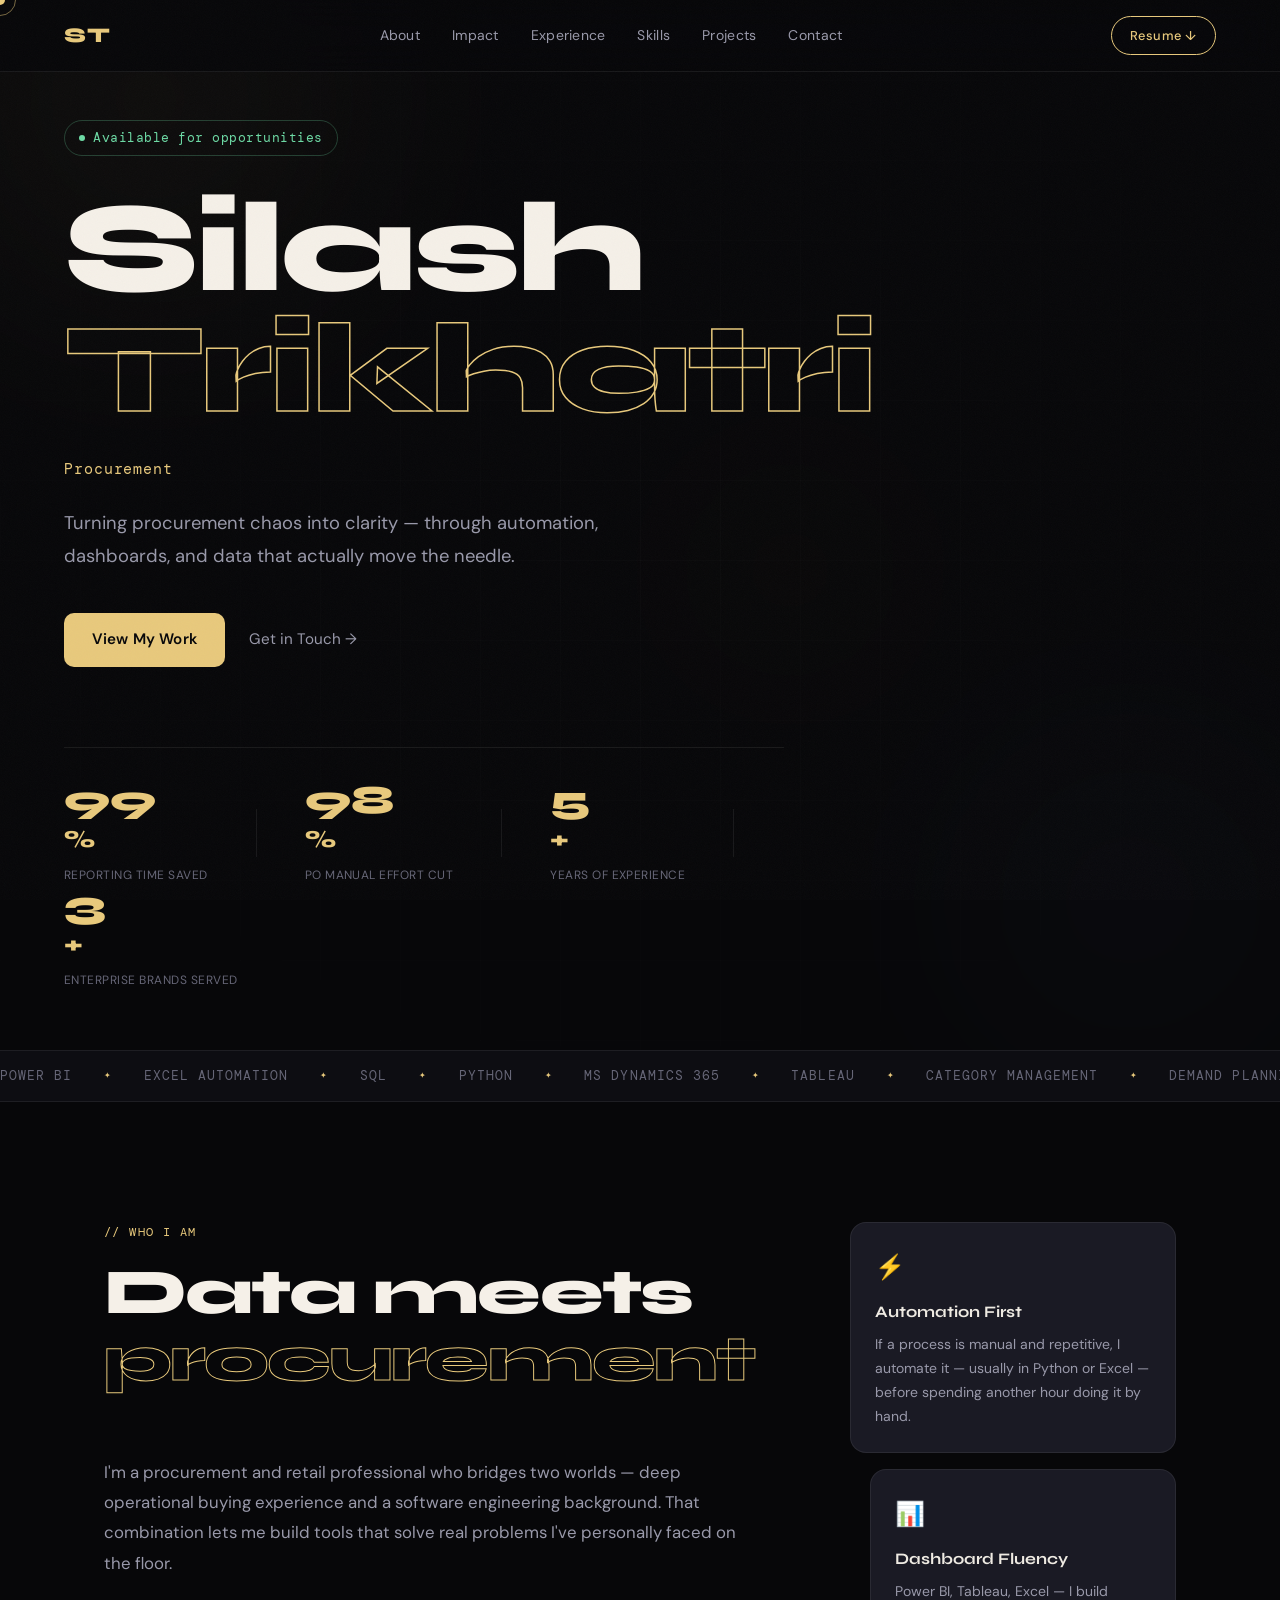
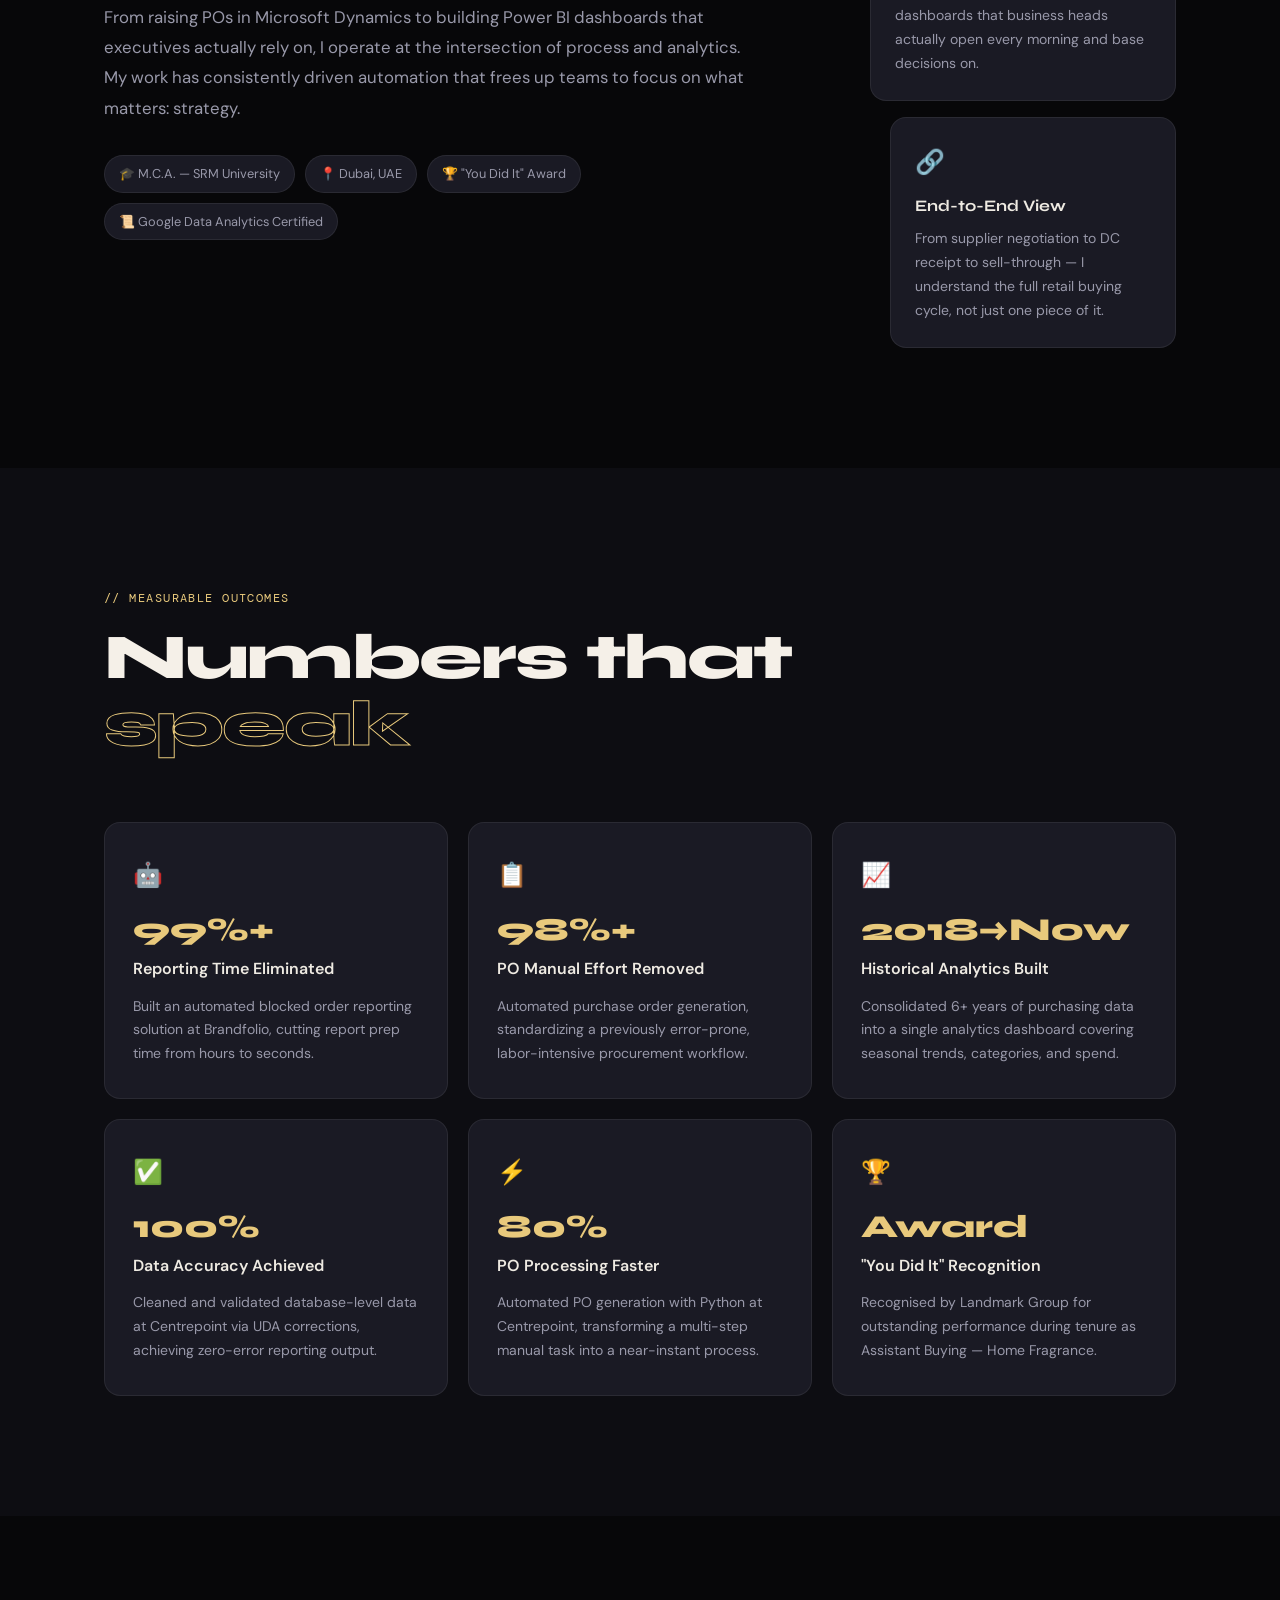
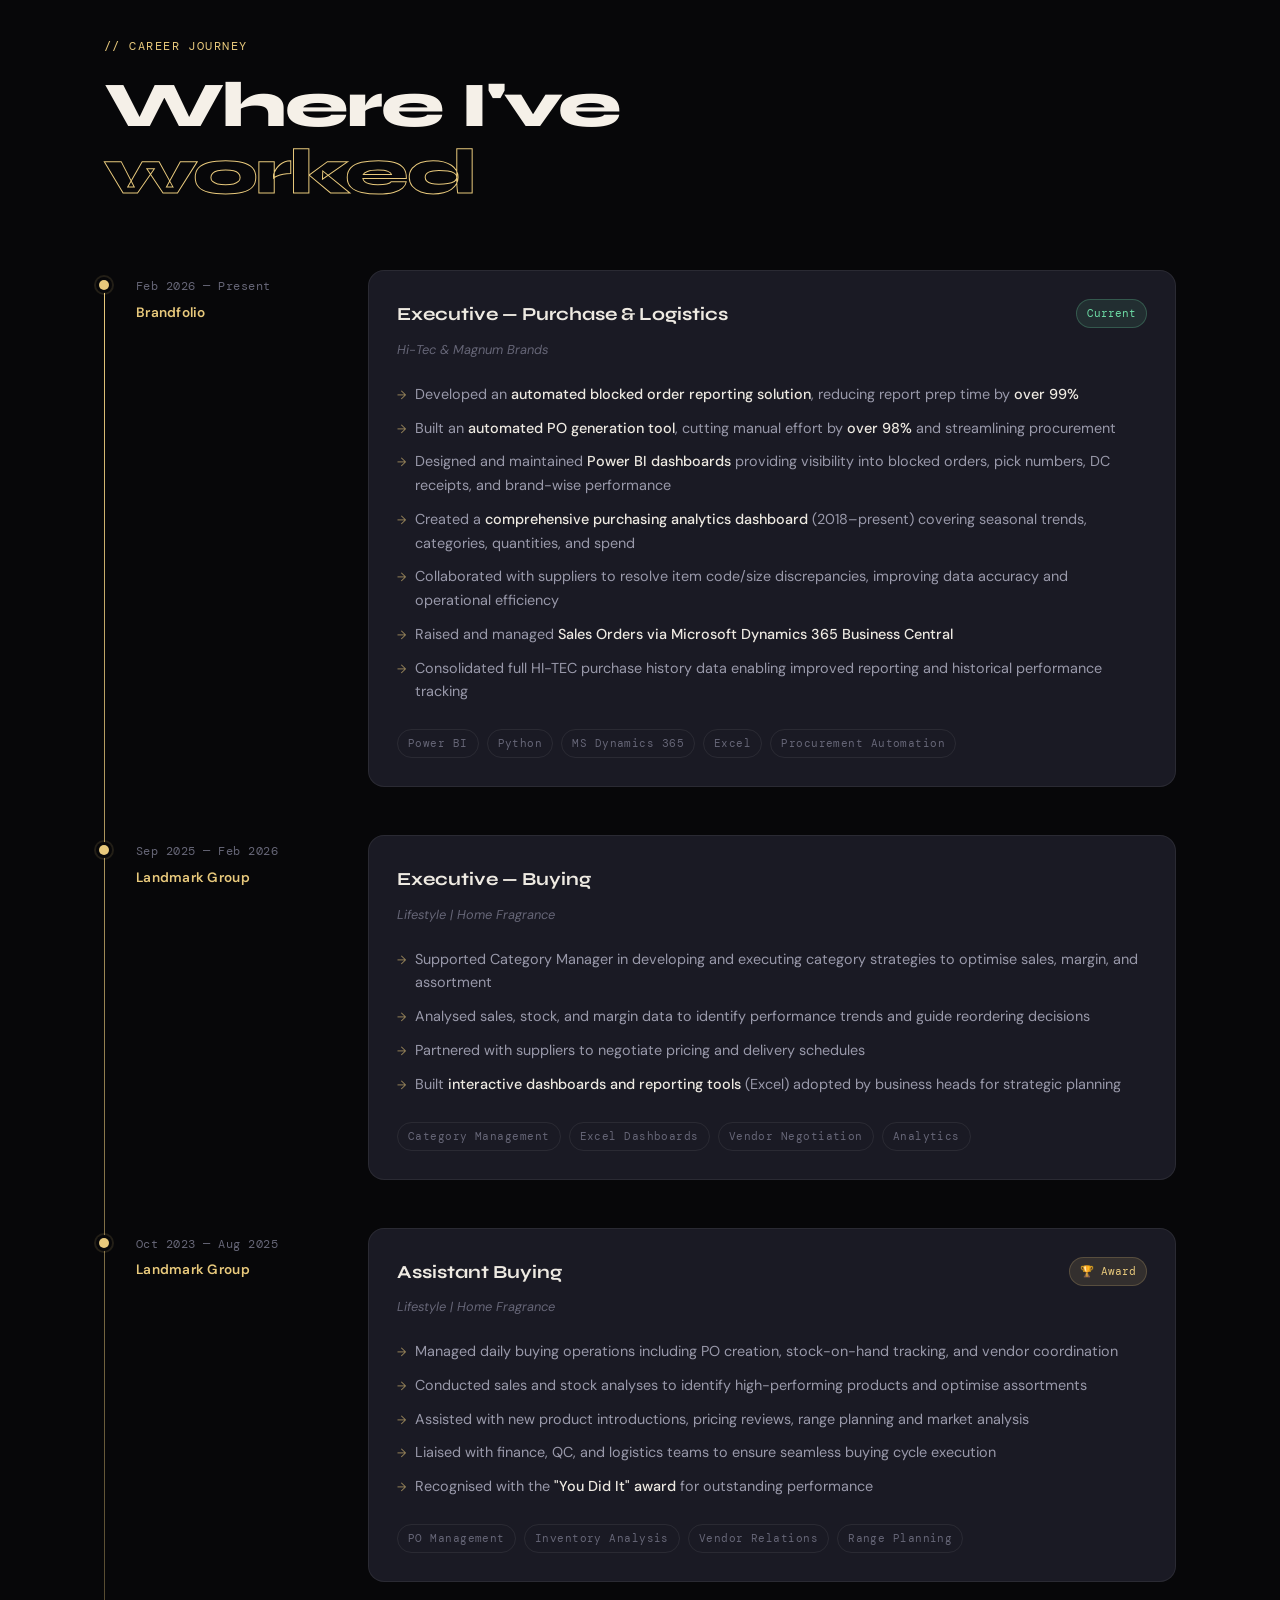
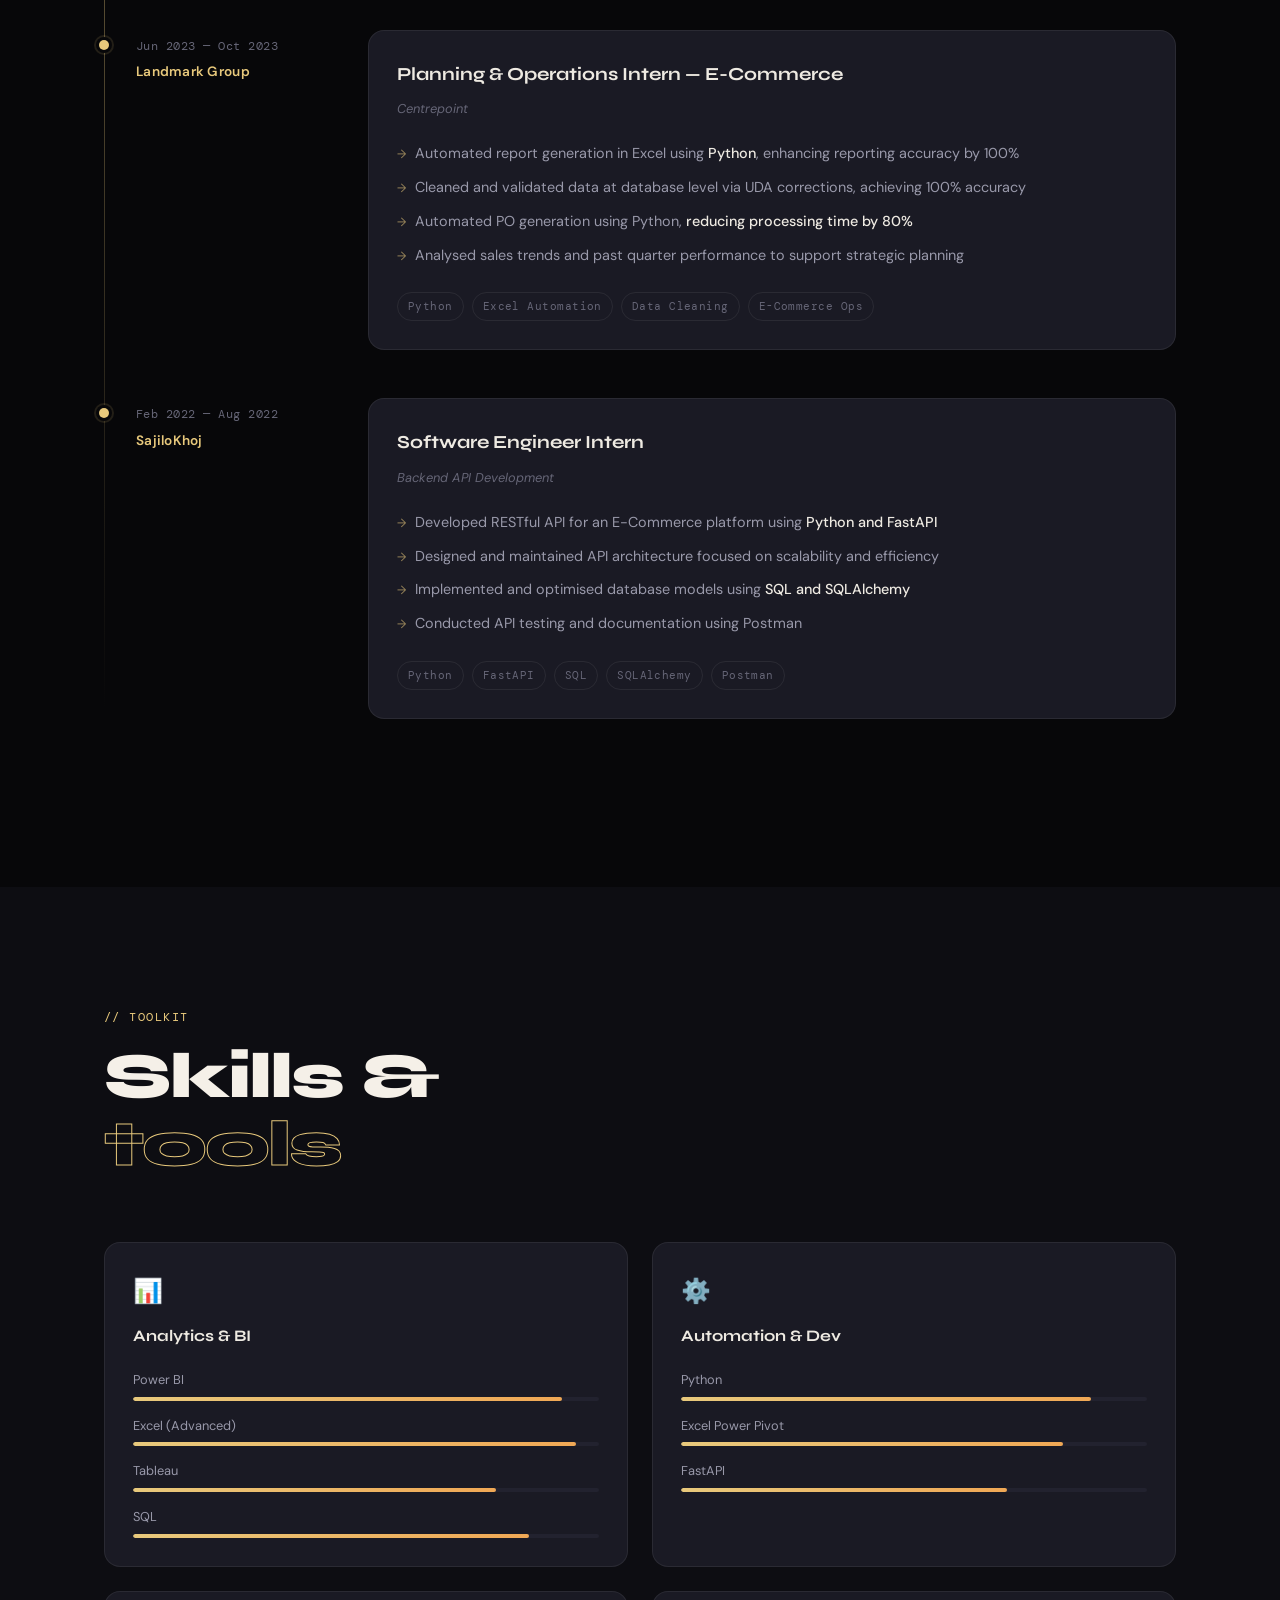
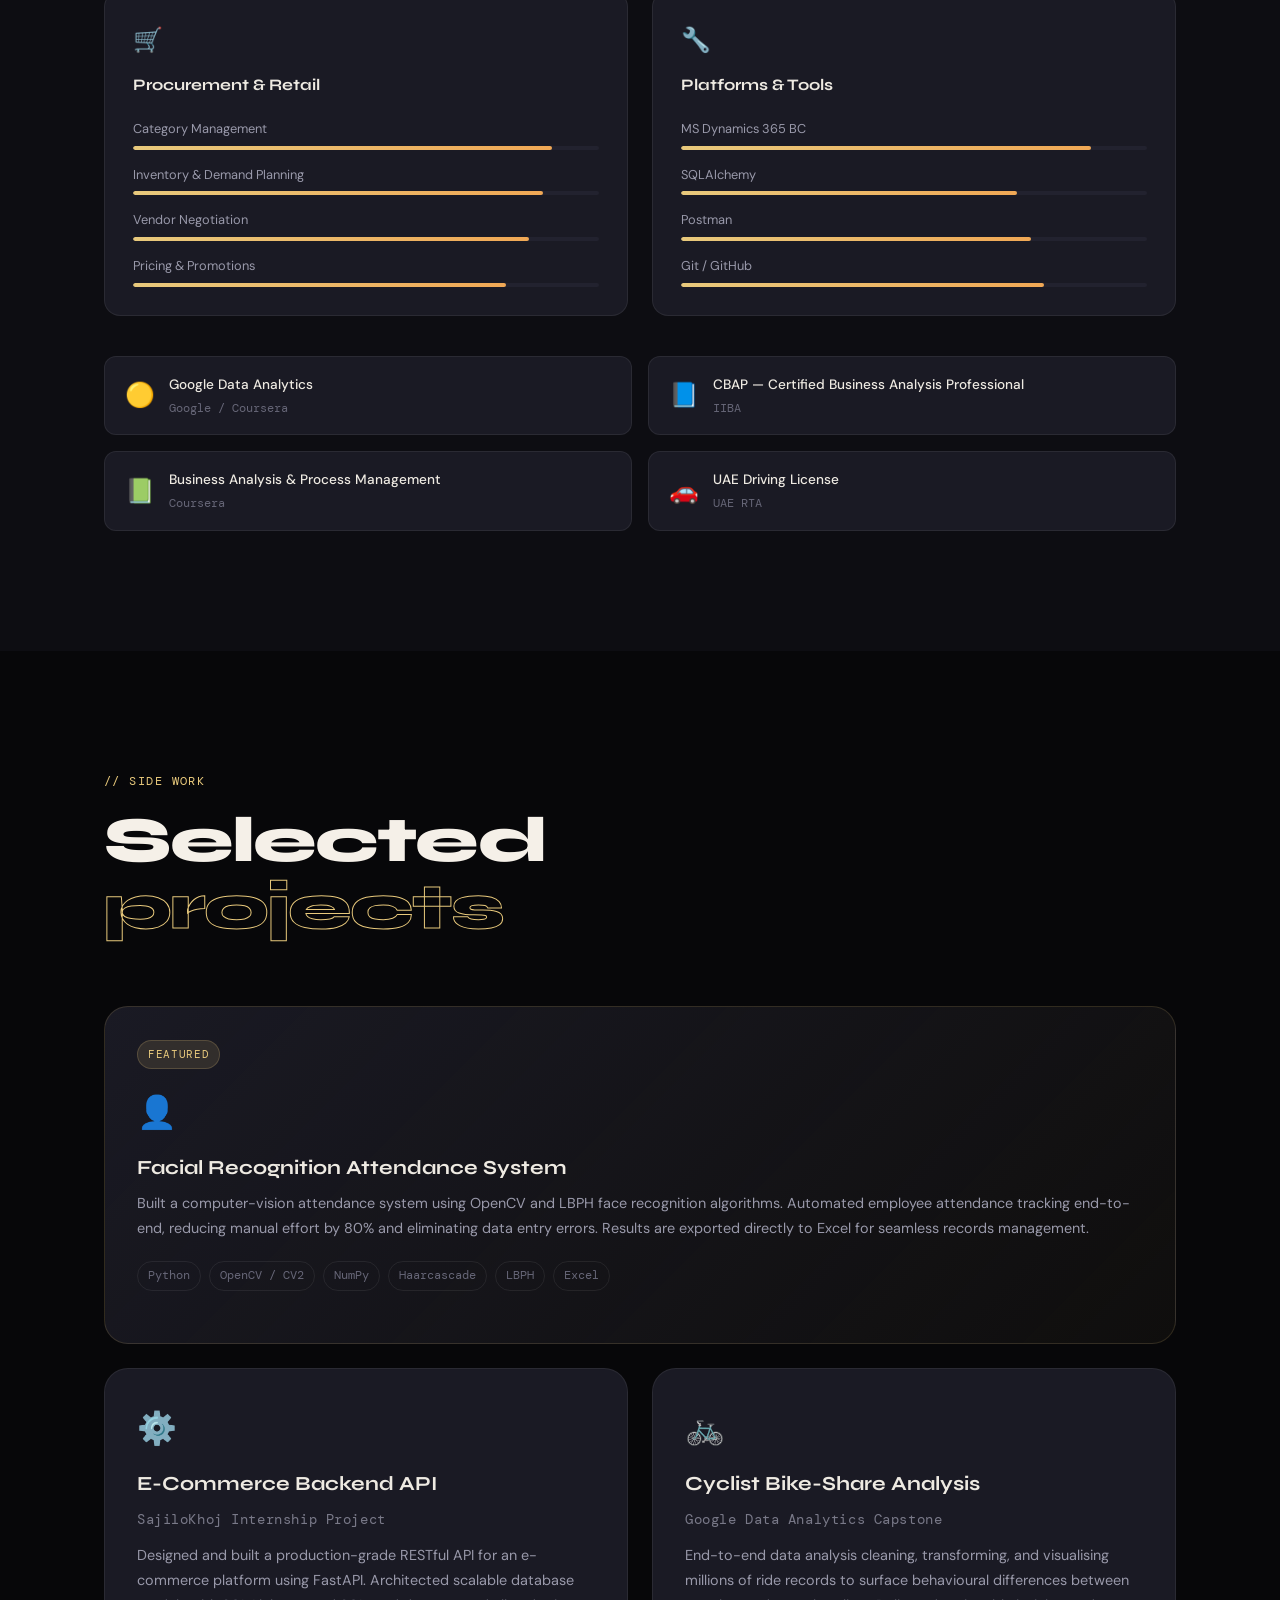
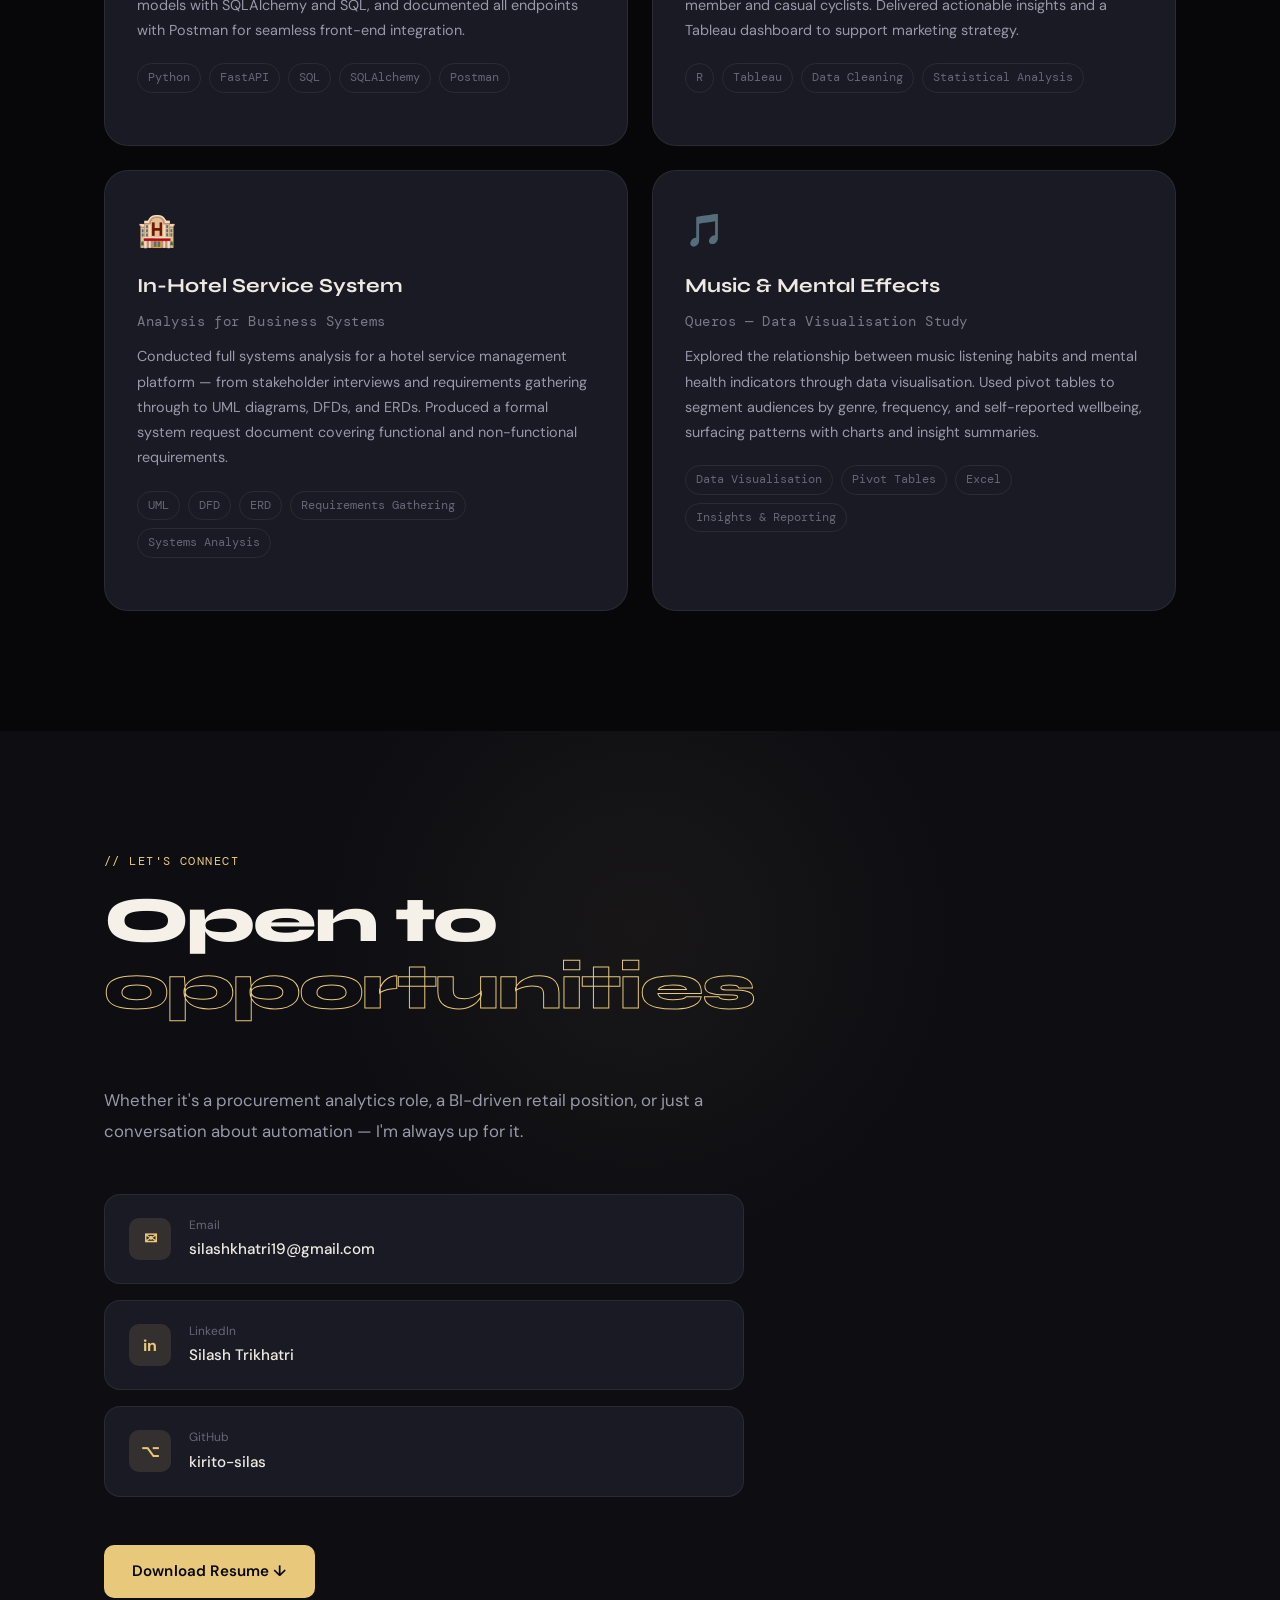
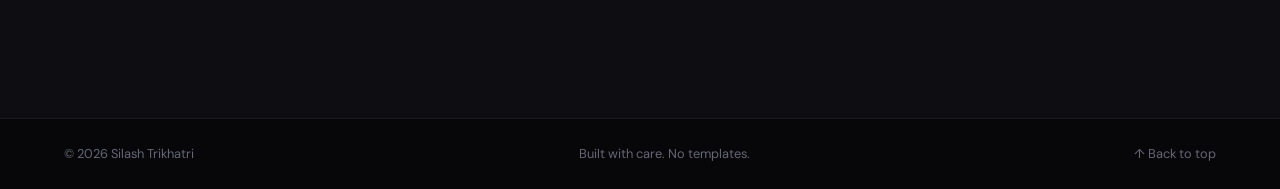
<file: index.html>
<!DOCTYPE html>
<html lang="en">
<head>
<meta charset="UTF-8">
<meta name="viewport" content="width=device-width, initial-scale=1.0">
<title>Silash Trikhatri — Procurement Analytics & BI</title>
<meta name="description" content="Portfolio of Silash Trikhatri — Procurement Analytics, Procurement, Business Intelligence, Retail Operations & Process Automation">
<link rel="preconnect" href="https://fonts.googleapis.com">
<link rel="preconnect" href="https://fonts.gstatic.com" crossorigin>
<link href="https://fonts.googleapis.com/css2?family=Syne:wght@400;600;700;800&family=DM+Sans:ital,opsz,wght@0,9..40,300;0,9..40,400;0,9..40,500;1,9..40,300&family=DM+Mono:wght@400;500&display=swap" rel="stylesheet">
<link rel="stylesheet" href="style.css">
</head>
<body>

<!-- Custom cursor -->
<div class="cursor" id="cursor"></div>
<div class="cursor-trail" id="cursorTrail"></div>

<!-- Noise overlay -->
<div class="noise"></div>

<!-- ─── NAV ─── -->
<nav class="nav" id="nav">
  <a class="nav-logo" href="#">ST</a>
  <div class="nav-links">
    <a href="#about">About</a>
    <a href="#impact">Impact</a>
    <a href="#experience">Experience</a>
    <a href="#skills">Skills</a>
    <a href="#projects">Projects</a>
    <a href="#contact">Contact</a>
  </div>
  <div class="nav-cta">
    <a href="assets/resume/resume.pdf" class="btn-pill" download>Resume ↓</a>
  </div>
  <button class="hamburger" id="hamburger" aria-label="Menu">
    <span></span><span></span><span></span>
  </button>
</nav>

<!-- ─── HERO ─── -->
<section class="hero" id="home">
  <div class="hero-bg">
    <div class="orb orb-1"></div>
    <div class="orb orb-2"></div>
    <div class="orb orb-3"></div>
    <div class="grid-overlay"></div>
  </div>
  <div class="hero-content">
    <div class="hero-tag reveal">
      <span class="dot"></span>
      Available for opportunities
    </div>
    <h1 class="hero-name reveal">
      Silash<br><span class="outline-text">Trikhatri</span>
    </h1>
    <div class="hero-roles reveal">
      <div class="role-ticker">
        <span>Procurement</span>
        <span>Procurement Analytics</span>
        <span>Business Intelligence</span>
        <span>Retail Operations</span>
        <span>Process Automation</span>
      </div>
    </div>
    <p class="hero-desc reveal">
      Turning procurement chaos into clarity — through automation, dashboards, and data that actually move the needle.
    </p>
    <div class="hero-actions reveal">
      <a href="#experience" class="btn-primary">View My Work</a>
      <a href="#contact" class="btn-ghost">Get in Touch →</a>
    </div>
  </div>
  <div class="hero-stats reveal">
    <div class="stat">
      <span class="stat-num" data-target="99">0</span><span class="stat-unit">%</span>
      <span class="stat-label">Reporting time saved</span>
    </div>
    <div class="stat-divider"></div>
    <div class="stat">
      <span class="stat-num" data-target="98">0</span><span class="stat-unit">%</span>
      <span class="stat-label">PO manual effort cut</span>
    </div>
    <div class="stat-divider"></div>
    <div class="stat">
      <span class="stat-num" data-target="5">0</span><span class="stat-unit">+</span>
      <span class="stat-label">Years of experience</span>
    </div>
    <div class="stat-divider"></div>
    <div class="stat">
      <span class="stat-num" data-target="3">0</span><span class="stat-unit">+</span>
      <span class="stat-label">Enterprise brands served</span>
    </div>
  </div>
</section>

<!-- ─── MARQUEE ─── -->
<div class="marquee-wrap">
  <div class="marquee-track">
    <span>Power BI</span><span class="sep">✦</span>
    <span>Excel Automation</span><span class="sep">✦</span>
    <span>SQL</span><span class="sep">✦</span>
    <span>Python</span><span class="sep">✦</span>
    <span>MS Dynamics 365</span><span class="sep">✦</span>
    <span>Tableau</span><span class="sep">✦</span>
    <span>Category Management</span><span class="sep">✦</span>
    <span>Demand Planning</span><span class="sep">✦</span>
    <span>Vendor Relations</span><span class="sep">✦</span>
    <span>Business Intelligence</span><span class="sep">✦</span>
    <!-- duplicate for seamless loop -->
    <span>Power BI</span><span class="sep">✦</span>
    <span>Excel Automation</span><span class="sep">✦</span>
    <span>SQL</span><span class="sep">✦</span>
    <span>Python</span><span class="sep">✦</span>
    <span>MS Dynamics 365</span><span class="sep">✦</span>
    <span>Tableau</span><span class="sep">✦</span>
    <span>Category Management</span><span class="sep">✦</span>
    <span>Demand Planning</span><span class="sep">✦</span>
    <span>Vendor Relations</span><span class="sep">✦</span>
    <span>Business Intelligence</span><span class="sep">✦</span>
  </div>
</div>

<!-- ─── ABOUT ─── -->
<section class="section about-section" id="about">
  <div class="container">
    <div class="about-grid">
      <div class="about-left">
        <div class="section-label reveal">// Who I am</div>
        <h2 class="section-heading reveal">Data meets<br><em>procurement</em></h2>
        <p class="about-body reveal">
          I'm a procurement and retail professional who bridges two worlds — deep operational buying experience and a software engineering background. That combination lets me build tools that solve real problems I've personally faced on the floor.
        </p>
        <p class="about-body reveal">
          From raising POs in Microsoft Dynamics to building Power BI dashboards that executives actually rely on, I operate at the intersection of process and analytics. My work has consistently driven automation that frees up teams to focus on what matters: strategy.
        </p>
        <div class="about-badges reveal">
          <span class="badge">🎓 M.C.A. — SRM University</span>
          <span class="badge">📍 Dubai, UAE</span>
          <span class="badge">🏆 "You Did It" Award</span>
          <span class="badge">📜 Google Data Analytics Certified</span>
        </div>
      </div>
      <div class="about-right reveal">
        <div class="about-card-stack">
          <div class="about-card card-top">
            <div class="card-icon">⚡</div>
            <h4>Automation First</h4>
            <p>If a process is manual and repetitive, I automate it — usually in Python or Excel  — before spending another hour doing it by hand.</p>
          </div>
          <div class="about-card card-mid">
            <div class="card-icon">📊</div>
            <h4>Dashboard Fluency</h4>
            <p>Power BI, Tableau, Excel — I build dashboards that business heads actually open every morning and base decisions on.</p>
          </div>
          <div class="about-card card-bot">
            <div class="card-icon">🔗</div>
            <h4>End-to-End View</h4>
            <p>From supplier negotiation to DC receipt to sell-through — I understand the full retail buying cycle, not just one piece of it.</p>
          </div>
        </div>
      </div>
    </div>
  </div>
</section>

<!-- ─── IMPACT NUMBERS ─── -->
<section class="section impact-section" id="impact">
  <div class="container">
    <div class="section-label reveal">// Measurable outcomes</div>
    <h2 class="section-heading reveal">Numbers that<br><em>speak</em></h2>
    <div class="impact-grid">
      <div class="impact-card reveal">
        <div class="impact-icon">🤖</div>
        <div class="impact-big">99%+</div>
        <div class="impact-title">Reporting Time Eliminated</div>
        <div class="impact-desc">Built an automated blocked order reporting solution at Brandfolio, cutting report prep time from hours to seconds.</div>
      </div>
      <div class="impact-card reveal">
        <div class="impact-icon">📋</div>
        <div class="impact-big">98%+</div>
        <div class="impact-title">PO Manual Effort Removed</div>
        <div class="impact-desc">Automated purchase order generation, standardizing a previously error-prone, labor-intensive procurement workflow.</div>
      </div>
      <div class="impact-card reveal">
        <div class="impact-icon">📈</div>
        <div class="impact-big">2018→Now</div>
        <div class="impact-title">Historical Analytics Built</div>
        <div class="impact-desc">Consolidated 6+ years of purchasing data into a single analytics dashboard covering seasonal trends, categories, and spend.</div>
      </div>
      <div class="impact-card reveal">
        <div class="impact-icon">✅</div>
        <div class="impact-big">100%</div>
        <div class="impact-title">Data Accuracy Achieved</div>
        <div class="impact-desc">Cleaned and validated database-level data at Centrepoint via UDA corrections, achieving zero-error reporting output.</div>
      </div>
      <div class="impact-card reveal">
        <div class="impact-icon">⚡</div>
        <div class="impact-big">80%</div>
        <div class="impact-title">PO Processing Faster</div>
        <div class="impact-desc">Automated PO generation with Python at Centrepoint, transforming a multi-step manual task into a near-instant process.</div>
      </div>
      <div class="impact-card reveal">
        <div class="impact-icon">🏆</div>
        <div class="impact-big">Award</div>
        <div class="impact-title">"You Did It" Recognition</div>
        <div class="impact-desc">Recognised by Landmark Group for outstanding performance during tenure as Assistant Buying — Home Fragrance.</div>
      </div>
    </div>
  </div>
</section>

<!-- ─── EXPERIENCE ─── -->
<section class="section experience-section" id="experience">
  <div class="container">
    <div class="section-label reveal">// Career journey</div>
    <h2 class="section-heading reveal">Where I've<br><em>worked</em></h2>
    <div class="timeline">

      <div class="timeline-item reveal">
        <div class="timeline-dot"></div>
        <div class="timeline-meta">
          <span class="timeline-date">Feb 2026 — Present</span>
          <span class="timeline-company">Brandfolio</span>
        </div>
        <div class="timeline-card">
          <div class="timeline-header">
            <div>
              <h3>Executive — Purchase & Logistics</h3>
              <span class="timeline-brand">Hi-Tec & Magnum Brands</span>
            </div>
            <span class="timeline-badge current">Current</span>
          </div>
          <ul class="timeline-list">
            <li>Developed an <strong>automated blocked order reporting solution</strong>, reducing report prep time by <strong>over 99%</strong></li>
            <li>Built an <strong>automated PO generation tool</strong>, cutting manual effort by <strong>over 98%</strong> and streamlining procurement</li>
            <li>Designed and maintained <strong>Power BI dashboards</strong> providing visibility into blocked orders, pick numbers, DC receipts, and brand-wise performance</li>
            <li>Created a <strong>comprehensive purchasing analytics dashboard</strong> (2018–present) covering seasonal trends, categories, quantities, and spend</li>
            <li>Collaborated with suppliers to resolve item code/size discrepancies, improving data accuracy and operational efficiency</li>
            <li>Raised and managed <strong>Sales Orders via Microsoft Dynamics 365 Business Central</strong></li>
            <li>Consolidated full HI-TEC purchase history data enabling improved reporting and historical performance tracking</li>
          </ul>
          <div class="timeline-tags">
            <span>Power BI</span><span>Python</span><span>MS Dynamics 365</span><span>Excel</span><span>Procurement Automation</span>
          </div>
        </div>
      </div>

      <div class="timeline-item reveal">
        <div class="timeline-dot"></div>
        <div class="timeline-meta">
          <span class="timeline-date">Sep 2025 — Feb 2026</span>
          <span class="timeline-company">Landmark Group</span>
        </div>
        <div class="timeline-card">
          <div class="timeline-header">
            <div>
              <h3>Executive — Buying</h3>
              <span class="timeline-brand">Lifestyle | Home Fragrance</span>
            </div>
          </div>
          <ul class="timeline-list">
            <li>Supported Category Manager in developing and executing category strategies to optimise sales, margin, and assortment</li>
            <li>Analysed sales, stock, and margin data to identify performance trends and guide reordering decisions</li>
            <li>Partnered with suppliers to negotiate pricing and delivery schedules</li>
            <li>Built <strong>interactive dashboards and reporting tools</strong> (Excel) adopted by business heads for strategic planning</li>
          </ul>
          <div class="timeline-tags">
            <span>Category Management</span><span>Excel Dashboards</span><span>Vendor Negotiation</span><span>Analytics</span>
          </div>
        </div>
      </div>

      <div class="timeline-item reveal">
        <div class="timeline-dot"></div>
        <div class="timeline-meta">
          <span class="timeline-date">Oct 2023 — Aug 2025</span>
          <span class="timeline-company">Landmark Group</span>
        </div>
        <div class="timeline-card">
          <div class="timeline-header">
            <div>
              <h3>Assistant Buying</h3>
              <span class="timeline-brand">Lifestyle | Home Fragrance</span>
            </div>
            <span class="timeline-badge award">🏆 Award</span>
          </div>
          <ul class="timeline-list">
            <li>Managed daily buying operations including PO creation, stock-on-hand tracking, and vendor coordination</li>
            <li>Conducted sales and stock analyses to identify high-performing products and optimise assortments</li>
            <li>Assisted with new product introductions, pricing reviews, range planning and market analysis</li>
            <li>Liaised with finance, QC, and logistics teams to ensure seamless buying cycle execution</li>
            <li>Recognised with the <strong>"You Did It" award</strong> for outstanding performance</li>
          </ul>
          <div class="timeline-tags">
            <span>PO Management</span><span>Inventory Analysis</span><span>Vendor Relations</span><span>Range Planning</span>
          </div>
        </div>
      </div>

      <div class="timeline-item reveal">
        <div class="timeline-dot"></div>
        <div class="timeline-meta">
          <span class="timeline-date">Jun 2023 — Oct 2023</span>
          <span class="timeline-company">Landmark Group</span>
        </div>
        <div class="timeline-card">
          <div class="timeline-header">
            <div>
              <h3>Planning & Operations Intern — E-Commerce</h3>
              <span class="timeline-brand">Centrepoint</span>
            </div>
          </div>
          <ul class="timeline-list">
            <li>Automated report generation in Excel using <strong>Python</strong>, enhancing reporting accuracy by 100%</li>
            <li>Cleaned and validated data at database level via UDA corrections, achieving 100% accuracy</li>
            <li>Automated PO generation using Python, <strong>reducing processing time by 80%</strong></li>
            <li>Analysed sales trends and past quarter performance to support strategic planning</li>
          </ul>
          <div class="timeline-tags">
            <span>Python</span><span>Excel Automation</span><span>Data Cleaning</span><span>E-Commerce Ops</span>
          </div>
        </div>
      </div>

      <div class="timeline-item reveal">
        <div class="timeline-dot"></div>
        <div class="timeline-meta">
          <span class="timeline-date">Feb 2022 — Aug 2022</span>
          <span class="timeline-company">SajiloKhoj</span>
        </div>
        <div class="timeline-card">
          <div class="timeline-header">
            <div>
              <h3>Software Engineer Intern</h3>
              <span class="timeline-brand">Backend API Development</span>
            </div>
          </div>
          <ul class="timeline-list">
            <li>Developed RESTful API for an E-Commerce platform using <strong>Python and FastAPI</strong></li>
            <li>Designed and maintained API architecture focused on scalability and efficiency</li>
            <li>Implemented and optimised database models using <strong>SQL and SQLAlchemy</strong></li>
            <li>Conducted API testing and documentation using Postman</li>
          </ul>
          <div class="timeline-tags">
            <span>Python</span><span>FastAPI</span><span>SQL</span><span>SQLAlchemy</span><span>Postman</span>
          </div>
        </div>
      </div>

    </div>
  </div>
</section>

<!-- ─── SKILLS ─── -->
<section class="section skills-section" id="skills">
  <div class="container">
    <div class="section-label reveal">// Toolkit</div>
    <h2 class="section-heading reveal">Skills &<br><em>tools</em></h2>
    <div class="skills-grid">

      <div class="skill-group reveal">
        <div class="skill-group-icon">📊</div>
        <h4>Analytics & BI</h4>
        <div class="skill-bars">
          <div class="skill-item">
            <span>Power BI</span>
            <div class="skill-bar"><div class="skill-fill" data-width="92"></div></div>
          </div>
          <div class="skill-item">
            <span>Excel (Advanced)</span>
            <div class="skill-bar"><div class="skill-fill" data-width="95"></div></div>
          </div>
          <div class="skill-item">
            <span>Tableau</span>
            <div class="skill-bar"><div class="skill-fill" data-width="78"></div></div>
          </div>
          <div class="skill-item">
            <span>SQL</span>
            <div class="skill-bar"><div class="skill-fill" data-width="85"></div></div>
          </div>
        </div>
      </div>

      <div class="skill-group reveal">
        <div class="skill-group-icon">⚙️</div>
        <h4>Automation & Dev</h4>
        <div class="skill-bars">
          <div class="skill-item">
            <span>Python</span>
            <div class="skill-bar"><div class="skill-fill" data-width="88"></div></div>
          </div>
          <div class="skill-item">
            <span>Excel Power Pivot</span>
            <div class="skill-bar"><div class="skill-fill" data-width="82"></div></div>
          </div>
          <div class="skill-item">
            <span>FastAPI</span>
            <div class="skill-bar"><div class="skill-fill" data-width="70"></div></div>
          </div>
          
        </div>
      </div>

      <div class="skill-group reveal">
        <div class="skill-group-icon">🛒</div>
        <h4>Procurement & Retail</h4>
        <div class="skill-bars">
          <div class="skill-item">
            <span>Category Management</span>
            <div class="skill-bar"><div class="skill-fill" data-width="90"></div></div>
          </div>
          <div class="skill-item">
            <span>Inventory & Demand Planning</span>
            <div class="skill-bar"><div class="skill-fill" data-width="88"></div></div>
          </div>
          <div class="skill-item">
            <span>Vendor Negotiation</span>
            <div class="skill-bar"><div class="skill-fill" data-width="85"></div></div>
          </div>
          <div class="skill-item">
            <span>Pricing & Promotions</span>
            <div class="skill-bar"><div class="skill-fill" data-width="80"></div></div>
          </div>
        </div>
      </div>

      <div class="skill-group reveal">
        <div class="skill-group-icon">🔧</div>
        <h4>Platforms & Tools</h4>
        <div class="skill-bars">
          <div class="skill-item">
            <span>MS Dynamics 365 BC</span>
            <div class="skill-bar"><div class="skill-fill" data-width="88"></div></div>
          </div>
          <div class="skill-item">
            <span>SQLAlchemy</span>
            <div class="skill-bar"><div class="skill-fill" data-width="72"></div></div>
          </div>
          <div class="skill-item">
            <span>Postman</span>
            <div class="skill-bar"><div class="skill-fill" data-width="75"></div></div>
          </div>
          <div class="skill-item">
            <span>Git / GitHub</span>
            <div class="skill-bar"><div class="skill-fill" data-width="78"></div></div>
          </div>
        </div>
      </div>

    </div>

    <div class="certs-row reveal">
      <div class="cert-card">
        <div class="cert-icon">🟡</div>
        <div>
          <div class="cert-title">Google Data Analytics</div>
          <div class="cert-issuer">Google / Coursera</div>
        </div>
      </div>
      <div class="cert-card">
        <div class="cert-icon">📘</div>
        <div>
          <div class="cert-title">CBAP — Certified Business Analysis Professional</div>
          <div class="cert-issuer">IIBA</div>
        </div>
      </div>
      <div class="cert-card">
        <div class="cert-icon">📗</div>
        <div>
          <div class="cert-title">Business Analysis & Process Management</div>
          <div class="cert-issuer">Coursera</div>
        </div>
      </div>
      <div class="cert-card">
        <div class="cert-icon">🚗</div>
        <div>
          <div class="cert-title">UAE Driving License</div>
          <div class="cert-issuer">UAE RTA</div>
        </div>
      </div>
    </div>
  </div>
</section>

<!-- ─── PROJECTS ─── -->
<section class="section projects-section" id="projects">
  <div class="container">
    <div class="section-label reveal">// Side work</div>
    <h2 class="section-heading reveal">Selected<br><em>projects</em></h2>

    <div class="projects-grid">

      <!-- FEATURED: Face Recognition -->
      <div class="project-card featured reveal">
        <div class="project-tag">Featured</div>
        <div class="project-icon">👤</div>
        <h3>Facial Recognition Attendance System</h3>
        <p>Built a computer-vision attendance system using OpenCV and LBPH face recognition algorithms. Automated employee attendance tracking end-to-end, reducing manual effort by 80% and eliminating data entry errors. Results are exported directly to Excel for seamless records management.</p>
        <div class="project-tech">
          <span>Python</span><span>OpenCV / CV2</span><span>NumPy</span><span>Haarcascade</span><span>LBPH</span><span>Excel</span>
        </div>
        
      </div>

      <!-- E-Commerce API (SajiloKhoj) -->
      <div class="project-card reveal">
        <div class="project-icon">⚙️</div>
        <h3>E-Commerce Backend API</h3>
        <p class="project-org">SajiloKhoj Internship Project</p>
        <p>Designed and built a production-grade RESTful API for an e-commerce platform using FastAPI. Architected scalable database models with SQLAlchemy and SQL, and documented all endpoints with Postman for seamless front-end integration.</p>
        <div class="project-tech">
          <span>Python</span><span>FastAPI</span><span>SQL</span><span>SQLAlchemy</span><span>Postman</span>
        </div>
        
      </div>

      <!-- Cyclist Bike-Share -->
      <div class="project-card reveal">
        <div class="project-icon">🚲</div>
        <h3>Cyclist Bike-Share Analysis</h3>
        <p class="project-org">Google Data Analytics Capstone</p>
        <p>End-to-end data analysis cleaning, transforming, and visualising millions of ride records to surface behavioural differences between member and casual cyclists. Delivered actionable insights and a Tableau dashboard to support marketing strategy.</p>
        <div class="project-tech">
          <span>R</span><span>Tableau</span><span>Data Cleaning</span><span>Statistical Analysis</span>
        </div>
      </div>

      <!-- In-Hotel Service System -->
      <div class="project-card reveal">
        <div class="project-icon">🏨</div>
        <h3>In-Hotel Service System</h3>
        <p class="project-org">Analysis for Business Systems</p>
        <p>Conducted full systems analysis for a hotel service management platform — from stakeholder interviews and requirements gathering through to UML diagrams, DFDs, and ERDs. Produced a formal system request document covering functional and non-functional requirements.</p>
        <div class="project-tech">
          <span>UML</span><span>DFD</span><span>ERD</span><span>Requirements Gathering</span><span>Systems Analysis</span>
        </div>
      </div>

      <!-- Music & Mental Effects -->
      <div class="project-card reveal">
        <div class="project-icon">🎵</div>
        <h3>Music & Mental Effects</h3>
        <p class="project-org">Queros — Data Visualisation Study</p>
        <p>Explored the relationship between music listening habits and mental health indicators through data visualisation. Used pivot tables to segment audiences by genre, frequency, and self-reported wellbeing, surfacing patterns with charts and insight summaries.</p>
        <div class="project-tech">
          <span>Data Visualisation</span><span>Pivot Tables</span><span>Excel</span><span>Insights & Reporting</span>
        </div>
      </div>

    </div>
  </div>
</section>

<!-- ─── CONTACT ─── -->
<section class="section contact-section" id="contact">
  <div class="container">
    <div class="contact-inner">
      <div class="section-label reveal">// Let's connect</div>
      <h2 class="section-heading reveal">Open to<br><em>opportunities</em></h2>
      <p class="contact-body reveal">
        Whether it's a procurement analytics role, a BI-driven retail position, or just a conversation about automation — I'm always up for it.
      </p>
      <div class="contact-links reveal">
        <a href="mailto:silashkhatri19@gmail.com" class="contact-link email-link">
          <span class="cl-icon">✉</span>
          <div>
            <div class="cl-label">Email</div>
            <div class="cl-value">silashkhatri19@gmail.com</div>
          </div>
        </a>
        <a href="https://linkedin.com/in/yourprofile" target="_blank" class="contact-link">
          <span class="cl-icon">in</span>
          <div>
            <div class="cl-label">LinkedIn</div>
            <div class="cl-value">Silash Trikhatri</div>
          </div>
        </a>
        <a href="https://github.com/kirito-silas" target="_blank" class="contact-link">
          <span class="cl-icon">⌥</span>
          <div>
            <div class="cl-label">GitHub</div>
            <div class="cl-value">kirito-silas</div>
          </div>
        </a>
      </div>
      <a href="assets/resume/resume.pdf" download class="btn-primary download-cta reveal">Download Resume ↓</a>
    </div>
  </div>
</section>

<!-- ─── FOOTER ─── -->
<footer class="footer">
  <div class="footer-inner">
    <span>© 2026 Silash Trikhatri</span>
    <span>Built with care. No templates.</span>
    <a href="#home" class="back-to-top">↑ Back to top</a>
  </div>
</footer>

<script src="script.js"></script>
</body>
</html>
</file>
<file: style.css>
/* ═══════════════════════════════════════════
   SILASH TRIKHATRI PORTFOLIO — ELITE CSS
   Aesthetic: Dark luxury + editorial precision
   ═══════════════════════════════════════════ */

/* ─── RESET & BASE ─── */
*, *::before, *::after { box-sizing: border-box; margin: 0; padding: 0; }

:root {
  --bg: #070709;
  --bg-2: #0d0d12;
  --bg-3: #13131a;
  --surface: #1a1a24;
  --surface-2: #22222f;
  --border: rgba(255,255,255,0.07);
  --border-hover: rgba(255,255,255,0.15);

  --gold: #e8c97c;
  --gold-dim: rgba(232,201,124,0.12);
  --gold-glow: rgba(232,201,124,0.25);
  --amber: #f0a855;
  --cream: #f5f0e8;

  --text: #eeeae2;
  --text-2: #9999aa;
  --text-3: #666677;

  --accent: #e8c97c;
  --accent-2: #7b9fff;
  --success: #6ddba5;

  --font-display: 'Syne', sans-serif;
  --font-body: 'DM Sans', sans-serif;
  --font-mono: 'DM Mono', monospace;

  --radius: 16px;
  --radius-lg: 24px;
  --transition: 0.35s cubic-bezier(0.4, 0, 0.2, 1);
  --shadow: 0 24px 80px rgba(0,0,0,0.6);
}

html { scroll-behavior: smooth; scroll-padding-top: 80px; }

body {
  background: var(--bg);
  color: var(--text);
  font-family: var(--font-body);
  font-size: 16px;
  line-height: 1.7;
  overflow-x: hidden;
  cursor: none;
}

::selection { background: var(--gold-dim); color: var(--gold); }

/* ─── CUSTOM CURSOR ─── */
.cursor {
  position: fixed;
  width: 10px; height: 10px;
  background: var(--gold);
  border-radius: 50%;
  pointer-events: none;
  z-index: 9999;
  transform: translate(-50%, -50%);
  transition: transform 0.1s, background 0.2s, width 0.2s, height 0.2s;
}
.cursor-trail {
  position: fixed;
  width: 32px; height: 32px;
  border: 1.5px solid var(--gold);
  border-radius: 50%;
  pointer-events: none;
  z-index: 9998;
  transform: translate(-50%, -50%);
  transition: all 0.18s ease;
  opacity: 0.5;
}
body:hover .cursor { opacity: 1; }
a:hover ~ .cursor, button:hover ~ .cursor { transform: translate(-50%, -50%) scale(2); }

/* ─── NOISE OVERLAY ─── */
.noise {
  position: fixed;
  inset: 0;
  background-image: url("data:image/svg+xml,%3Csvg viewBox='0 0 256 256' xmlns='http://www.w3.org/2000/svg'%3E%3Cfilter id='n'%3E%3CfeTurbulence type='fractalNoise' baseFrequency='0.9' numOctaves='4' stitchTiles='stitch'/%3E%3C/filter%3E%3Crect width='100%25' height='100%25' filter='url(%23n)' opacity='1'/%3E%3C/svg%3E");
  background-size: 200px;
  opacity: 0.03;
  pointer-events: none;
  z-index: 9000;
}

/* ─── SCROLLBAR ─── */
::-webkit-scrollbar { width: 4px; }
::-webkit-scrollbar-track { background: var(--bg); }
::-webkit-scrollbar-thumb { background: var(--surface-2); border-radius: 4px; }

/* ─── NAV ─── */
.nav {
  position: fixed; top: 0; left: 0; right: 0;
  display: flex; align-items: center; justify-content: space-between;
  padding: 0 5%;
  height: 72px;
  background: rgba(7,7,9,0.8);
  backdrop-filter: blur(24px) saturate(1.5);
  border-bottom: 1px solid var(--border);
  z-index: 1000;
  transition: var(--transition);
}
.nav.scrolled { background: rgba(7,7,9,0.95); }

.nav-logo {
  font-family: var(--font-display);
  font-weight: 800;
  font-size: 1.3rem;
  color: var(--gold);
  text-decoration: none;
  letter-spacing: 0.05em;
}

.nav-links {
  display: flex; gap: 2rem;
}
.nav-links a {
  font-size: 0.875rem;
  color: var(--text-2);
  text-decoration: none;
  letter-spacing: 0.02em;
  transition: color var(--transition);
  font-weight: 400;
}
.nav-links a:hover { color: var(--text); }

.btn-pill {
  display: inline-block;
  padding: 8px 18px;
  border: 1px solid var(--gold);
  color: var(--gold);
  text-decoration: none;
  border-radius: 100px;
  font-size: 0.8rem;
  font-weight: 500;
  letter-spacing: 0.04em;
  transition: all var(--transition);
}
.btn-pill:hover { background: var(--gold); color: var(--bg); }

.hamburger {
  display: none;
  flex-direction: column;
  gap: 5px;
  background: none;
  border: none;
  cursor: pointer;
  padding: 4px;
}
.hamburger span {
  display: block;
  width: 22px; height: 1.5px;
  background: var(--text);
  transition: var(--transition);
}

/* ─── HERO ─── */
.hero {
  position: relative;
  min-height: 100svh;
  display: flex;
  flex-direction: column;
  justify-content: center;
  padding: 120px 5% 60px;
  overflow: hidden;
}

.hero-bg {
  position: absolute; inset: 0;
  pointer-events: none;
}
.orb {
  position: absolute;
  border-radius: 50%;
  filter: blur(120px);
  opacity: 0.3;
}
.orb-1 {
  width: 600px; height: 600px;
  top: -200px; left: -150px;
  background: radial-gradient(circle, #e8c97c33 0%, transparent 70%);
  animation: drift1 12s ease-in-out infinite;
}
.orb-2 {
  width: 500px; height: 500px;
  bottom: -100px; right: -100px;
  background: radial-gradient(circle, #7b9fff22 0%, transparent 70%);
  animation: drift2 16s ease-in-out infinite;
}
.orb-3 {
  width: 300px; height: 300px;
  top: 40%; left: 50%;
  background: radial-gradient(circle, #f0a85522 0%, transparent 70%);
  animation: drift3 20s ease-in-out infinite;
}
@keyframes drift1 {
  0%, 100% { transform: translate(0, 0) scale(1); }
  50% { transform: translate(40px, 40px) scale(1.05); }
}
@keyframes drift2 {
  0%, 100% { transform: translate(0, 0); }
  50% { transform: translate(-30px, -40px); }
}
@keyframes drift3 {
  0%, 100% { transform: translate(0, 0) scale(1); }
  33% { transform: translate(30px, -20px) scale(1.1); }
  66% { transform: translate(-20px, 30px) scale(0.9); }
}

.grid-overlay {
  position: absolute; inset: 0;
  background-image:
    linear-gradient(rgba(255,255,255,0.015) 1px, transparent 1px),
    linear-gradient(90deg, rgba(255,255,255,0.015) 1px, transparent 1px);
  background-size: 80px 80px;
  mask-image: radial-gradient(ellipse 80% 80% at 50% 50%, black, transparent);
}

.hero-content {
  position: relative;
  max-width: 900px;
}

.hero-tag {
  display: inline-flex; align-items: center; gap: 8px;
  font-size: 0.8rem;
  font-family: var(--font-mono);
  color: var(--success);
  border: 1px solid rgba(109,219,165,0.25);
  padding: 6px 14px;
  border-radius: 100px;
  margin-bottom: 2rem;
  letter-spacing: 0.04em;
}
.dot {
  width: 6px; height: 6px;
  background: var(--success);
  border-radius: 50%;
  animation: pulse-dot 2s ease-in-out infinite;
}
@keyframes pulse-dot {
  0%, 100% { opacity: 1; transform: scale(1); }
  50% { opacity: 0.5; transform: scale(0.8); }
}

.hero-name {
  font-family: var(--font-display);
  font-weight: 800;
  font-size: clamp(4rem, 10vw, 9rem);
  line-height: 0.95;
  letter-spacing: -0.03em;
  margin-bottom: 1.5rem;
  color: var(--cream);
}
.outline-text {
  -webkit-text-stroke: 1.5px var(--gold);
  color: transparent;
}

.hero-roles {
  overflow: hidden;
  height: 28px;
  margin-bottom: 1.5rem;
}
.role-ticker {
  display: flex;
  flex-direction: column;
  animation: ticker 8s steps(1) infinite;
}
.role-ticker span {
  font-family: var(--font-mono);
  font-size: 0.95rem;
  color: var(--gold);
  letter-spacing: 0.06em;
  line-height: 28px;
}
@keyframes ticker {
  0%   { transform: translateY(0); }
  25%  { transform: translateY(-28px); }
  50%  { transform: translateY(-56px); }
  75%  { transform: translateY(-84px); }
  100% { transform: translateY(0); }
}

.hero-desc {
  font-size: 1.15rem;
  color: var(--text-2);
  max-width: 540px;
  margin-bottom: 2.5rem;
  line-height: 1.8;
}

.hero-actions {
  display: flex; align-items: center; gap: 1.5rem; flex-wrap: wrap;
}
.btn-primary {
  display: inline-block;
  padding: 14px 28px;
  background: var(--gold);
  color: var(--bg);
  text-decoration: none;
  border-radius: 10px;
  font-weight: 600;
  font-size: 0.95rem;
  transition: all var(--transition);
  letter-spacing: 0.01em;
}
.btn-primary:hover {
  transform: translateY(-2px);
  box-shadow: 0 12px 40px var(--gold-glow);
}
.btn-ghost {
  font-size: 0.95rem;
  color: var(--text-2);
  text-decoration: none;
  transition: color var(--transition);
  font-weight: 400;
}
.btn-ghost:hover { color: var(--text); }

/* Hero Stats */
.hero-stats {
  position: relative;
  display: flex; align-items: center; flex-wrap: wrap; gap: 0;
  margin-top: 5rem;
  padding-top: 2rem;
  border-top: 1px solid var(--border);
  width: 100%;
  max-width: 720px;
}
.stat {
  display: flex; flex-direction: column;
  padding: 0 3rem 0 0;
}
.stat:first-child { padding-left: 0; }
.stat-num {
  font-family: var(--font-display);
  font-size: 2.5rem;
  font-weight: 800;
  color: var(--gold);
  line-height: 1;
}
.stat-unit {
  font-family: var(--font-display);
  font-size: 1.5rem;
  font-weight: 800;
  color: var(--gold);
}
.stat-label {
  font-size: 0.75rem;
  color: var(--text-3);
  margin-top: 4px;
  letter-spacing: 0.04em;
  text-transform: uppercase;
}
.stat-divider {
  width: 1px; height: 48px;
  background: var(--border);
  margin-right: 3rem;
}

/* ─── MARQUEE ─── */
.marquee-wrap {
  overflow: hidden;
  border-top: 1px solid var(--border);
  border-bottom: 1px solid var(--border);
  background: var(--bg-2);
  padding: 14px 0;
}
.marquee-track {
  display: flex; align-items: center; gap: 2rem;
  white-space: nowrap;
  animation: marquee 30s linear infinite;
  width: max-content;
}
.marquee-track span {
  font-size: 0.8rem;
  font-family: var(--font-mono);
  color: var(--text-3);
  letter-spacing: 0.08em;
  text-transform: uppercase;
}
.marquee-track .sep { color: var(--gold); font-size: 0.5rem; }
@keyframes marquee {
  from { transform: translateX(0); }
  to { transform: translateX(-50%); }
}

/* ─── SECTIONS ─── */
.section { padding: 120px 0; }
.container { max-width: 1200px; margin: 0 auto; padding: 0 5%; }

.section-label {
  font-family: var(--font-mono);
  font-size: 0.75rem;
  color: var(--gold);
  letter-spacing: 0.12em;
  text-transform: uppercase;
  margin-bottom: 1rem;
  opacity: 0.8;
}
.section-heading {
  font-family: var(--font-display);
  font-weight: 800;
  font-size: clamp(2.5rem, 5vw, 4.5rem);
  line-height: 1.05;
  letter-spacing: -0.03em;
  color: var(--cream);
  margin-bottom: 4rem;
}
.section-heading em {
  font-style: normal;
  -webkit-text-stroke: 1px var(--gold);
  color: transparent;
}

/* ─── ABOUT ─── */
.about-section { background: var(--bg); }
.about-grid {
  display: grid;
  grid-template-columns: 1fr 1fr;
  gap: 6rem;
  align-items: start;
}
.about-body {
  color: var(--text-2);
  font-size: 1.05rem;
  margin-bottom: 1.5rem;
  line-height: 1.8;
}
.about-badges {
  display: flex; flex-wrap: wrap; gap: 10px;
  margin-top: 2rem;
}
.badge {
  font-size: 0.8rem;
  padding: 7px 14px;
  border: 1px solid var(--border);
  border-radius: 100px;
  color: var(--text-2);
  background: var(--surface);
  transition: all var(--transition);
}
.badge:hover { border-color: var(--gold); color: var(--gold); }

.about-card-stack {
  display: flex; flex-direction: column; gap: 16px;
}
.about-card {
  background: var(--surface);
  border: 1px solid var(--border);
  border-radius: var(--radius);
  padding: 24px;
  transition: all var(--transition);
}
.about-card:hover {
  border-color: var(--border-hover);
  transform: translateX(4px);
}
.card-top { margin-left: 0; }
.card-mid { margin-left: 20px; }
.card-bot { margin-left: 40px; }
.card-icon { font-size: 1.5rem; margin-bottom: 10px; }
.about-card h4 {
  font-family: var(--font-display);
  font-size: 1rem;
  font-weight: 700;
  margin-bottom: 8px;
  color: var(--text);
}
.about-card p { font-size: 0.875rem; color: var(--text-2); line-height: 1.7; }

/* ─── IMPACT ─── */
.impact-section { background: var(--bg-2); }
.impact-grid {
  display: grid;
  grid-template-columns: repeat(3, 1fr);
  gap: 20px;
}
.impact-card {
  background: var(--surface);
  border: 1px solid var(--border);
  border-radius: var(--radius);
  padding: 32px 28px;
  transition: all var(--transition);
  position: relative;
  overflow: hidden;
}
.impact-card::before {
  content: '';
  position: absolute;
  top: 0; left: 0; right: 0;
  height: 2px;
  background: linear-gradient(90deg, var(--gold), var(--amber), transparent);
  opacity: 0;
  transition: opacity var(--transition);
}
.impact-card:hover { border-color: var(--border-hover); transform: translateY(-4px); }
.impact-card:hover::before { opacity: 1; }
.impact-icon { font-size: 1.5rem; margin-bottom: 16px; }
.impact-big {
  font-family: var(--font-display);
  font-size: clamp(1.6rem, 2.5vw, 2.5rem);
  font-weight: 800;
  color: var(--gold);
  margin-bottom: 8px;
  line-height: 1.1;
  white-space: nowrap;
  overflow: hidden;
  text-overflow: ellipsis;
}
.impact-title {
  font-weight: 600;
  font-size: 1rem;
  margin-bottom: 12px;
  color: var(--text);
}
.impact-desc { font-size: 0.875rem; color: var(--text-2); line-height: 1.7; }

/* ─── EXPERIENCE / TIMELINE ─── */
.experience-section { background: var(--bg); }
.timeline {
  position: relative;
  padding-left: 32px;
}
.timeline::before {
  content: '';
  position: absolute;
  left: 0; top: 8px; bottom: 8px;
  width: 1px;
  background: linear-gradient(to bottom, var(--gold), transparent);
}
.timeline-item {
  position: relative;
  margin-bottom: 48px;
  display: grid;
  grid-template-columns: 200px 1fr;
  gap: 32px;
  align-items: start;
}
.timeline-dot {
  position: absolute;
  left: -37px; top: 10px;
  width: 10px; height: 10px;
  border-radius: 50%;
  background: var(--gold);
  box-shadow: 0 0 0 3px var(--bg), 0 0 0 5px var(--gold-dim);
}
.timeline-meta {
  padding-top: 6px;
}
.timeline-date {
  display: block;
  font-size: 0.75rem;
  font-family: var(--font-mono);
  color: var(--text-3);
  letter-spacing: 0.04em;
  margin-bottom: 4px;
}
.timeline-company {
  display: block;
  font-size: 0.85rem;
  font-weight: 600;
  color: var(--gold);
  letter-spacing: 0.02em;
}
.timeline-card {
  background: var(--surface);
  border: 1px solid var(--border);
  border-radius: var(--radius);
  padding: 28px;
  transition: all var(--transition);
}
.timeline-card:hover { border-color: var(--border-hover); }
.timeline-header {
  display: flex; justify-content: space-between; align-items: flex-start;
  margin-bottom: 16px;
}
.timeline-card h3 {
  font-family: var(--font-display);
  font-size: 1.15rem;
  font-weight: 700;
  color: var(--text);
  margin-bottom: 4px;
}
.timeline-brand {
  font-size: 0.8rem;
  color: var(--text-3);
  font-style: italic;
}
.timeline-badge {
  font-size: 0.7rem;
  font-family: var(--font-mono);
  padding: 4px 10px;
  border-radius: 100px;
  white-space: nowrap;
}
.timeline-badge.current { background: rgba(109,219,165,0.1); color: var(--success); border: 1px solid rgba(109,219,165,0.25); }
.timeline-badge.award { background: var(--gold-dim); color: var(--gold); border: 1px solid rgba(232,201,124,0.2); }
.timeline-list {
  list-style: none;
  margin-bottom: 20px;
}
.timeline-list li {
  font-size: 0.9rem;
  color: var(--text-2);
  padding: 5px 0 5px 18px;
  position: relative;
  line-height: 1.65;
}
.timeline-list li::before {
  content: '→';
  position: absolute;
  left: 0;
  color: var(--gold);
  opacity: 0.6;
  font-size: 0.75rem;
  top: 8px;
}
.timeline-list li strong { color: var(--text); font-weight: 500; }
.timeline-tags { display: flex; flex-wrap: wrap; gap: 8px; }
.timeline-tags span {
  font-size: 0.7rem;
  font-family: var(--font-mono);
  padding: 4px 10px;
  border: 1px solid var(--border);
  border-radius: 100px;
  color: var(--text-3);
  letter-spacing: 0.04em;
}

/* ─── SKILLS ─── */
.skills-section { background: var(--bg-2); }
.skills-grid {
  display: grid;
  grid-template-columns: repeat(2, 1fr);
  gap: 24px;
  margin-bottom: 40px;
}
.skill-group {
  background: var(--surface);
  border: 1px solid var(--border);
  border-radius: var(--radius);
  padding: 28px;
  transition: all var(--transition);
}
.skill-group:hover { border-color: var(--border-hover); }
.skill-group-icon { font-size: 1.5rem; margin-bottom: 10px; }
.skill-group h4 {
  font-family: var(--font-display);
  font-size: 1rem;
  font-weight: 700;
  margin-bottom: 20px;
  color: var(--text);
}
.skill-bars { display: flex; flex-direction: column; gap: 14px; }
.skill-item {
  display: flex; flex-direction: column; gap: 6px;
}
.skill-item span { font-size: 0.8rem; color: var(--text-2); }
.skill-bar {
  height: 4px;
  background: var(--surface-2);
  border-radius: 2px;
  overflow: hidden;
}
.skill-fill {
  height: 100%;
  background: linear-gradient(90deg, var(--gold), var(--amber));
  border-radius: 2px;
  width: 0;
  transition: width 1.2s cubic-bezier(0.4, 0, 0.2, 1);
}

/* Certs */
.certs-row {
  display: grid;
  grid-template-columns: repeat(2, 1fr);
  gap: 16px;
}
.cert-card {
  display: flex; align-items: center; gap: 14px;
  background: var(--surface);
  border: 1px solid var(--border);
  border-radius: 12px;
  padding: 16px 20px;
  transition: all var(--transition);
}
.cert-card:hover { border-color: var(--border-hover); }
.cert-icon { font-size: 1.5rem; }
.cert-title { font-size: 0.85rem; font-weight: 500; margin-bottom: 2px; color: var(--text); }
.cert-issuer { font-size: 0.75rem; color: var(--text-3); font-family: var(--font-mono); }

/* ─── PROJECTS ─── */
.projects-section { background: var(--bg); }
.projects-grid {
  display: grid;
  grid-template-columns: repeat(2, 1fr);
  gap: 24px;
}
.project-card {
  background: var(--surface);
  border: 1px solid var(--border);
  border-radius: var(--radius-lg);
  padding: 32px;
  position: relative;
  transition: all var(--transition);
  overflow: hidden;
}
.project-card::after {
  content: '';
  position: absolute;
  inset: 0;
  background: radial-gradient(600px circle at var(--mouse-x, 50%) var(--mouse-y, 50%), rgba(232,201,124,0.04), transparent 40%);
  opacity: 0;
  transition: opacity var(--transition);
}
.project-card:hover { border-color: var(--border-hover); transform: translateY(-4px); }
.project-card:hover::after { opacity: 1; }
.project-card.featured {
  grid-column: span 2;
  background: linear-gradient(135deg, var(--surface) 0%, rgba(232,201,124,0.04) 100%);
  border-color: rgba(232,201,124,0.15);
}
.project-tag {
  display: inline-block;
  font-size: 0.7rem;
  font-family: var(--font-mono);
  padding: 4px 10px;
  border-radius: 100px;
  background: var(--gold-dim);
  color: var(--gold);
  border: 1px solid rgba(232,201,124,0.2);
  margin-bottom: 16px;
  letter-spacing: 0.06em;
  text-transform: uppercase;
}
.project-icon { font-size: 2rem; margin-bottom: 12px; }
.project-card h3 {
  font-family: var(--font-display);
  font-size: 1.25rem;
  font-weight: 700;
  margin-bottom: 6px;
  color: var(--text);
}
.project-org {
  font-size: 0.75rem;
  font-family: var(--font-mono);
  color: var(--gold);
  opacity: 0.75;
  margin-bottom: 10px !important;
  letter-spacing: 0.04em;
}
.project-card p { font-size: 0.9rem; color: var(--text-2); line-height: 1.75; margin-bottom: 20px; }
.project-tech { display: flex; flex-wrap: wrap; gap: 8px; margin-bottom: 20px; }
.project-tech span {
  font-size: 0.72rem;
  font-family: var(--font-mono);
  padding: 4px 10px;
  border: 1px solid var(--border);
  border-radius: 100px;
  color: var(--text-3);
}
.proj-link {
  font-size: 0.85rem;
  color: var(--gold);
  text-decoration: none;
  transition: opacity var(--transition);
}
.proj-link:hover { opacity: 0.7; }

#projectGrid { display: contents; }

/* ─── CONTACT ─── */
.contact-section {
  background: var(--bg-2);
  position: relative;
  overflow: hidden;
}
.contact-section::before {
  content: '';
  position: absolute;
  top: -200px; left: 50%;
  transform: translateX(-50%);
  width: 800px; height: 800px;
  background: radial-gradient(circle, rgba(232,201,124,0.05) 0%, transparent 60%);
  pointer-events: none;
}
.contact-inner { max-width: 640px; position: relative; }
.contact-body {
  font-size: 1.05rem;
  color: var(--text-2);
  line-height: 1.8;
  margin-bottom: 3rem;
}
.contact-links { display: flex; flex-direction: column; gap: 16px; margin-bottom: 2.5rem; }
.contact-link {
  display: flex; align-items: center; gap: 18px;
  padding: 20px 24px;
  background: var(--surface);
  border: 1px solid var(--border);
  border-radius: var(--radius);
  text-decoration: none;
  transition: all var(--transition);
}
.contact-link:hover { border-color: var(--gold); transform: translateX(6px); }
.cl-icon {
  width: 42px; height: 42px;
  background: var(--gold-dim);
  border-radius: 10px;
  display: flex; align-items: center; justify-content: center;
  font-size: 1rem;
  color: var(--gold);
  font-weight: 700;
  flex-shrink: 0;
}
.cl-label { font-size: 0.75rem; color: var(--text-3); margin-bottom: 2px; }
.cl-value { font-size: 0.95rem; color: var(--text); font-weight: 500; }
.download-cta { margin-top: 0.5rem; }

/* ─── FOOTER ─── */
.footer {
  border-top: 1px solid var(--border);
  padding: 24px 5%;
  background: var(--bg);
}
.footer-inner {
  max-width: 1200px; margin: 0 auto;
  display: flex; justify-content: space-between; align-items: center;
  flex-wrap: wrap; gap: 12px;
}
.footer-inner span { font-size: 0.8rem; color: var(--text-3); }
.back-to-top {
  font-size: 0.8rem;
  color: var(--text-3);
  text-decoration: none;
  transition: color var(--transition);
}
.back-to-top:hover { color: var(--gold); }

/* ─── REVEAL ANIMATION ─── */
.reveal {
  opacity: 0;
  transform: translateY(30px);
  transition: opacity 0.7s ease, transform 0.7s ease;
}
.reveal.in-view {
  opacity: 1;
  transform: translateY(0);
}

/* ─── RESPONSIVE ─── */
@media (max-width: 900px) {
  .about-grid { grid-template-columns: 1fr; gap: 3rem; }
  .card-mid, .card-bot { margin-left: 0; }
  .impact-grid { grid-template-columns: repeat(2, 1fr); }
  .timeline-item { grid-template-columns: 1fr; gap: 12px; }
  .skills-grid { grid-template-columns: 1fr; }
  .certs-row { grid-template-columns: 1fr; }
  .projects-grid { grid-template-columns: 1fr; }
  .project-card.featured { grid-column: span 1; }
  .hero-stats { gap: 1rem; }
  .stat { padding: 0 1.5rem 0 0; }
  .stat-divider { margin-right: 1.5rem; }
}

@media (max-width: 680px) {
  .nav-links, .nav-cta { display: none; }
  .hamburger { display: flex; }
  .nav-links.open {
    display: flex;
    flex-direction: column;
    position: fixed;
    inset: 72px 0 0;
    background: var(--bg);
    padding: 3rem 5%;
    gap: 2rem;
    z-index: 999;
    animation: slideIn 0.3s ease;
  }
  .nav-links.open a { font-size: 1.5rem; color: var(--text); }
  @keyframes slideIn {
    from { opacity: 0; transform: translateY(-20px); }
    to { opacity: 1; transform: translateY(0); }
  }
  .hero-name { font-size: clamp(3rem, 14vw, 5rem); }
  .hero-stats { flex-direction: column; gap: 0; }
  .stat { padding: 1rem 0; }
  .stat-divider { width: 40px; height: 1px; margin: 0; }
  .impact-grid { grid-template-columns: 1fr; }
  .timeline { padding-left: 20px; }
  .timeline-item { gap: 8px; }
  .cursor, .cursor-trail { display: none; }
}
</file>
